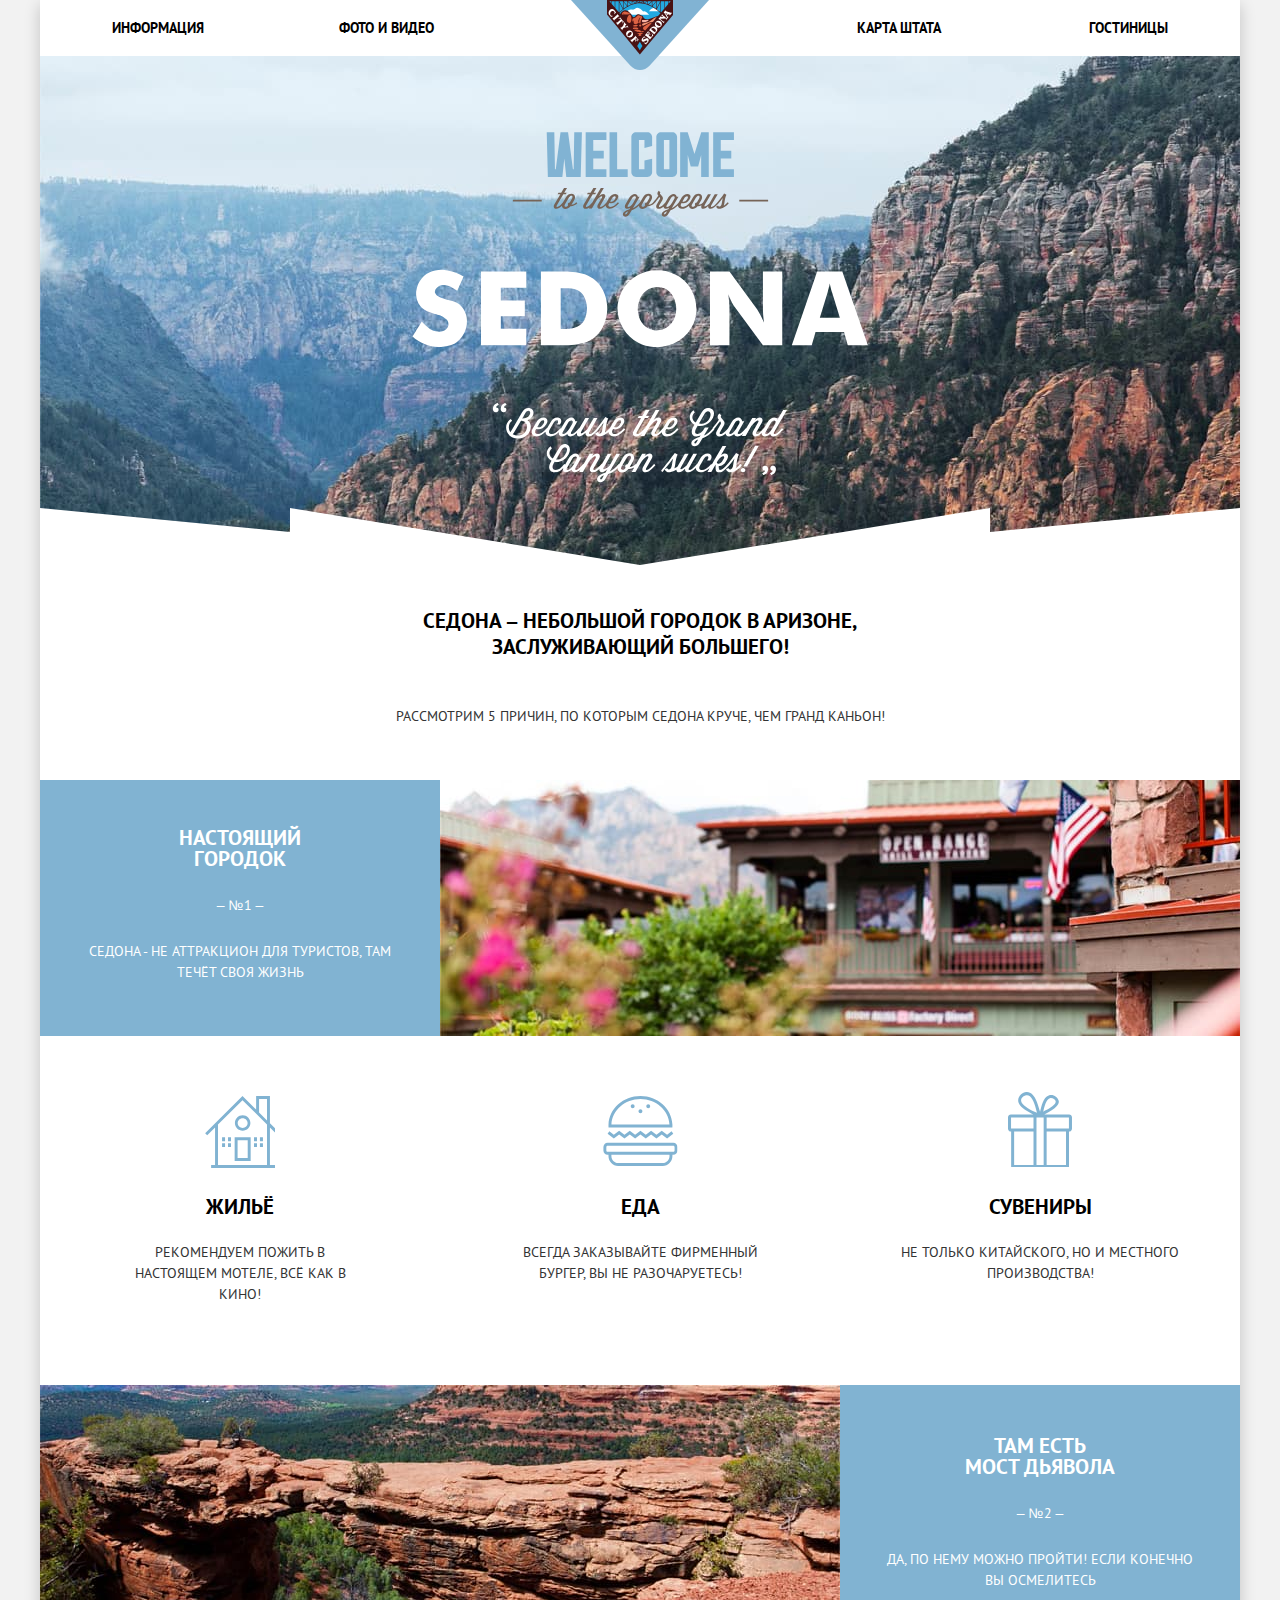
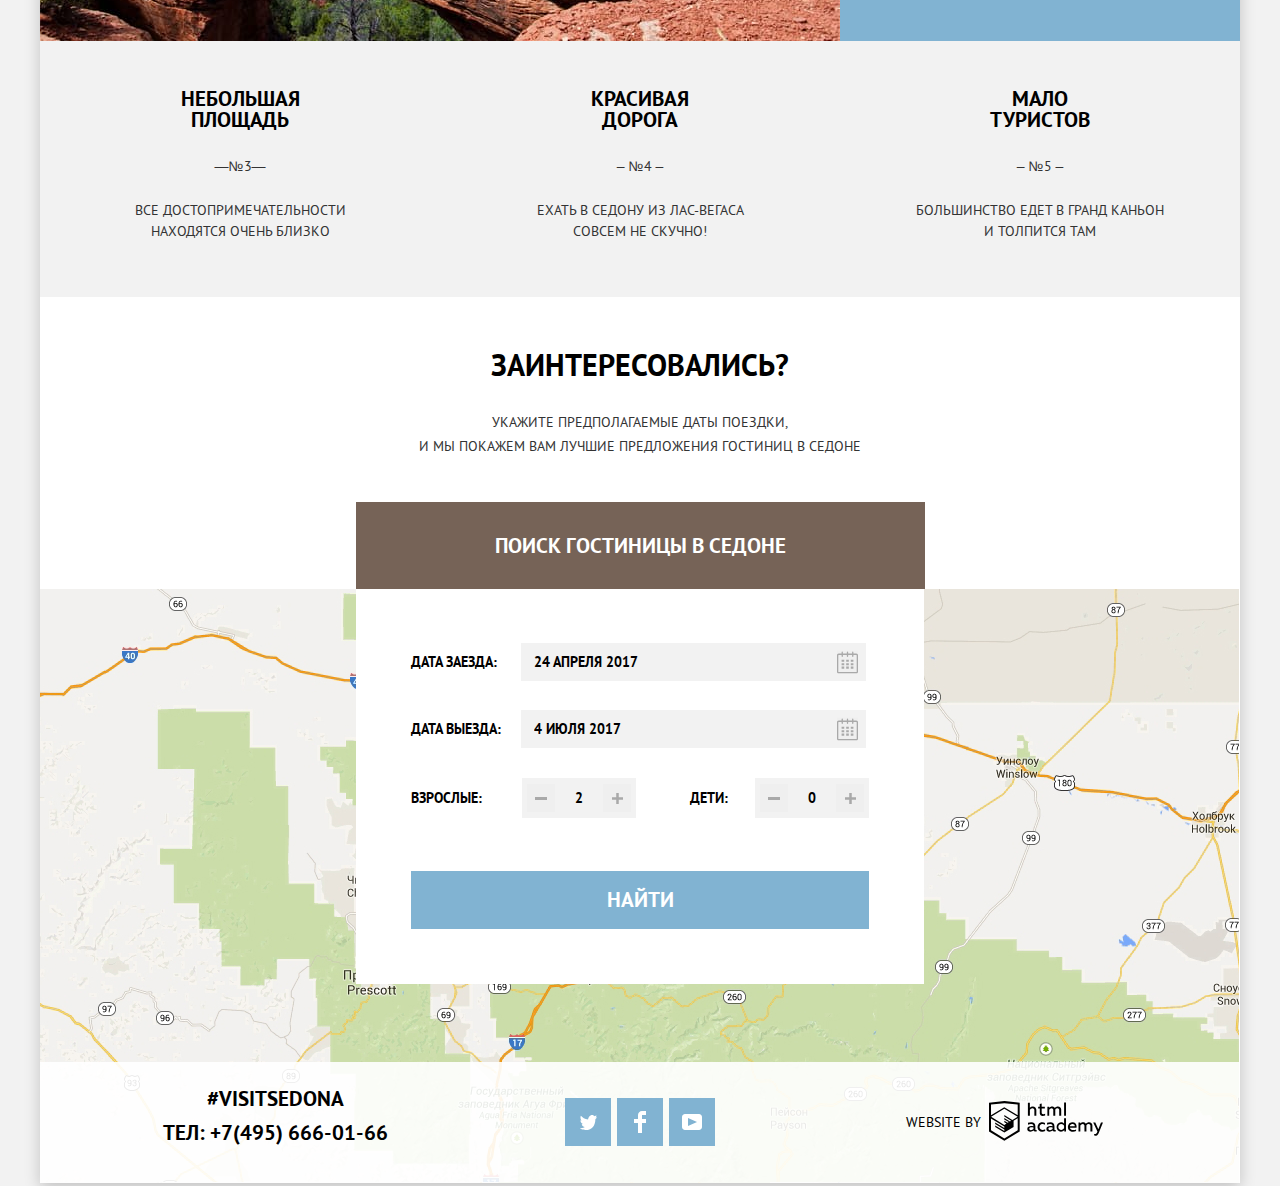
<file: index.html>
<!DOCTYPE html>
<html class="page" lang="ru">
  <head>
    <meta charset="utf-8" />
    <title>HTML Academy: Седона</title>
    <link rel="stylesheet" href="css/normalize-min.css" />
    <link rel="stylesheet" href="css/style-min.css" />
  </head>
  <body class="page-body">
    <div class="page-wrapper">
      <header class="main-header">
          <a class="header-logo">
            <img src="img/index-logo.svg" width="138" height="70" alt="Логотип City of Sedona"/>
          </a>
          <nav class="main-navigation">
            <ul class="site-navigation">
              <li class="item-navigation"><a href="#">Информация</a></li>
              <li class="item-navigation"><a href="#">Фото и видео</a></li>
              <li class="item-navigation"><a href="#">Карта штата</a></li>
              <li class="item-navigation"><a href="hotels.html">Гостиницы</a></li>
            </ul>
          </nav>
      </header>
      <main>
        <h1 class="visually-hidden">Welcome to Sedona</h1>
        <section class="main-picture">
          <h2 class="visually-hidden">Великолепная Седона</h2>
          <div class="main-pic-sedona">
            <img src="img/welcome.svg" width="457" height="351" alt="Приветственная надпись"/>
          </div>
        </section>
        <section class="features">
          <h2 class="visually-hidden">Преимущества</h2>
          <div class="features-title">
            <p>
              Седона &ndash; небольшой городок в Аризоне, заслуживающий
              большего!
            </p>
            <p class="features-desc">
              Рассмотрим 5 причин, по которым Седона круче, чем гранд каньон!
            </p>
          </div>
          <div class="features-points">
            <div class="features-box-cafe">
              <div class="features-city">
                <h3>Настоящий городок</h3>
                <span>&ndash; №1 &ndash; </span>
                <p>Седона - не аттракцион для туристов, там течёт своя жизнь</p>
              </div>
              <img class="city-pic" src="img/features-item-one.jpg" width="800" height="259" alt="Кафе в Седоне"/>
            </div>
            <ul class="features-list">
              <li class="feature-item item-before housing">
                <h3>Жильё</h3>
                <p class="text">
                  Рекомендуем пожить в настоящем мотеле, всё как в кино!
                </p>
              </li>
              <li class="feature-item item-before food">
                <h3>Еда</h3>
                <p class="text">
                  Всегда заказывайте фирменный бургер, вы не разочаруетесь!
                </p>
              </li>
              <li class="feature-item item-before souvenirs">
                <h3>Сувениры</h3>
                <p class="text">
                  Не только китайского, но и местного производства!
                </p>
              </li>
            </ul>
            <div class="features-box-bridge">
              <img class="city-pic" src="img/features-item-two.jpg" width="800" height="259" alt="Мост дьявола"/>
              <div class="features-city bridge">
                <h3>Там есть Мост дьявола</h3>
                <span>&ndash; №2 &ndash; </span>
                <p>Да, по нему можно пройти! Если конечно вы осмелитесь</p>
              </div>
            </div>
            <ul class="features-list features-list-desc">
              <li class="feature-item item-desc">
                <h3>Небольшая площадь</h3>
                <span class="text">—№3—</span>
                <p class="text">
                  Все достопримечательности находятся очень близко
                </p>
              </li>
              <li class="feature-item item-desc">
                <h3>Красивая дорога</h3>
                <span class="text">&ndash; №4 &ndash;</span>
                <p class="text">
                  Ехать в седону из лас-вегаса совсем не скучно!
                </p>
              </li>
              <li class="feature-item item-desc">
                <h3>Мало туристов</h3>
                <span class="text">&ndash; №5 &ndash;</span>
                <p class="text">
                  Большинство едет в гранд каньон и толпится там
                </p>
              </li>
            </ul>
          </div>
        </section>
        <section class="search-hotel">
          <h2>Заинтересовались?</h2>
          <p>
            Укажите предполагаемые даты поездки, <br />
            и мы покажем вам лучшие предложения гостиниц в Cедоне
          </p>
          <button class="button button-search-sedona" type="button">Поиск гостиницы в Седоне</button>
          <section class="search-field active">
            <div class="search-field-wrapper">
              <h2 class="visually-hidden">Найти</h2>
              <form class="" action="https://echo.htmlacademy.ru" method="post">
                <div class="date">
                  <label for="arrival-on">Дата заезда:</label>
                  <div class="search-date search-date-on">
                    <input class="date-input" id="arrival-on" type="text" name="date-on" value="24 апреля 2017">
                    <button class="button-calendar" name="calendar" type="button" aria-label="calendar"></button>
                  </div>
                </div>
                <div class="date">
                  <label for="arrival-off">Дата выезда:</label>
                  <div class="search-date search-date-off">
                    <input class="date-input" id="arrival-off" type="text" name="date-off" value="4 июля 2017">
                    <button class="button-calendar" name="calendar" type="button" aria-label="calendar"></button>
                  </div>
                </div>
                <div class="number-of-persons ">
                <div class="number-of-persons-item">
                  <label for="amount-of-people">Взрослые:</label>
                  <div class="button-amount">
                    <button class="button-minus" name="minus" type="button" aria-label="minus"></button>
                    <button class="button-plus" name="plus" type="button" aria-label="plus"></button>
                    <input type="text" id="amount-of-people" name="amount-of-people" value="2">
                  </div>
                </div>
                <div class="number-of-persons-item">
                  <label for="amount-of-child">Дети:</label>
                  <div class="button-amount-of-child">
                    <button class="button-minus" name="minus" type="button" aria-label="minus"></button>
                    <button class="button-plus" name="plus" type="button" aria-label="plus"></button>
                    <input type="text" id="amount-of-child" name="amount-of-child" value="0">
                  </div>
                </div>
              </div>
              <button class="button button-search" type="submit">Найти</button>
              </form>
            </div>
          </section>
          <div class="map">
            <iframe src="https://www.google.com/maps/embed?pb=!1m18!1m12!1m3!1d838525.4195355885!2d-112.05769290015552!3d34.818772689130455!2m3!1f0!2f0!3f0!3m2!1i1024!2i768!4f13.1!3m3!1m2!1s0x872da132f942b00d%3A0x5548c523fa6c8efd!2z0KHQtdC00L7QvdCwLCDQkNGA0LjQt9C-0L3QsCA4NjMzNiwg0KHQqNCQ!5e0!3m2!1sru!2sru!4v1601997811802!5m2!1sru!2sru" width="1199" height="594" style="border: 0" allowfullscreen="" aria-hidden="false" tabindex="0" title="Седона, Аризона 86336, США"></iframe>
          </div>
        </section>
      </main>
      <footer class="page-footer main-footer">
        <div class="footer-contacts">
          <a href="#"> #visitSEDONA</a>
          <div class="phone">
            <p>ТЕЛ:&nbsp;</p>
            <a class="footer-phone" href="tel:+74956660166" aria-label="Телефон компании">+7(495) 666-01-66</a>
          </div>
        </div>
        <ul class="footer-social">
          <li>
            <a class="social-button" href="#">
              <span class="visually-hidden">Твиттер</span>
              <svg class="social-icon" width="17" height="17" viewBox="0 0 17 17" fill="none" xmlns="http://www.w3.org/2000/svg">
                <path d="M10.95 1.14409C12.635 0.648089 13.934 1.41409 14.527 2.32309C15.2 2.09209 15.858 1.84209 16.538 1.61509C16.5249 2.30145 16.2117 2.94761 15.681 3.38309C16.366 3.55309 16.985 2.89209 16.985 2.89209C16.816 3.89209 15.979 4.68009 15.422 4.91609C15.191 11.6661 12.247 16.1331 5.34498 15.9981H4.89898C4.48898 15.9981 0.734977 15.5381 0.000976562 14.1111C2.27198 14.3071 3.89398 13.6891 4.69398 12.9341C3.73398 12.6341 2.01498 12.4571 1.71498 9.98409C2.06398 10.0901 2.27898 10.2121 2.90498 10.1031C1.70498 9.24709 0.373977 8.53009 0.447977 6.33009C0.732977 6.65809 1.51498 6.86609 1.78798 6.80209C1.08498 6.56109 -0.182023 3.44209 0.893977 1.85009C2.71198 3.70409 4.62898 5.45609 8.04598 5.62309C8.25398 3.33009 9.18298 1.79309 10.95 1.14409Z" fill="white"/>
              </svg>
            </a>
          </li>
          <li>
            <a class="social-button" href="#">
              <span class="visually-hidden">Фейсбук</span>
              <svg class="social-icon" width="12" height="22" viewBox="0 0 12 22" fill="none" xmlns="http://www.w3.org/2000/svg">
                <path d="M12 4V0H8C5.79086 0 4 1.79086 4 4V8H0V12H4V22H8V12H12V8H8V4H12Z" fill="white"/>
              </svg>
            </a>
          </li>
          <li>
            <a class="social-button" href="#">
              <span class="visually-hidden">Ютуб</span>
              <svg class="social-icon" width="20" height="16" viewBox="0 0 20 16" fill="none" xmlns="http://www.w3.org/2000/svg">
                <path fill-rule="evenodd" clip-rule="evenodd" d="M3 0H17C18.65 0 20 1.35 20 3V13C20 14.65 18.65 16 17 16H3C1.35 16 0 14.65 0 13V3C0 1.35 1.35 0 3 0ZM6.027 4.002V11.998L15.014 8L6.027 4.002Z" fill="white"/>
              </svg>
            </a>
          </li>
        </ul>
        <div class="footer-copyright">
          <span class="copyright-text">Website by</span>
          <a class="footer-academy-link" href="https://htmlacademy.ru/intensive/htmlcss" aria-label="Ссылка на сайт Академии">
            <svg width="115" height="41" viewBox="0 0 115 41" fill="none" xmlns="http://www.w3.org/2000/svg">
              <path fill-rule="evenodd" clip-rule="evenodd" d="M15.5197 1.05737H15.3509L0 2.71895V31.4945L15.3509 40.8382L30.7018 31.4945V2.71895L15.5197 1.05737ZM77.0183 2.62185H75.0876V15.7311H77.0183V2.62185ZM40.8619 2.63264V7.76843C41.6131 6.9864 42.6386 6.5436 43.7105 6.53843C44.6823 6.47908 45.6329 6.84495 46.3253 7.54479C47.0177 8.24462 47.3866 9.21244 47.3399 10.2068V15.7634H45.367V10.4658C45.4231 9.94897 45.2754 9.43059 44.9566 9.02553C44.6377 8.62047 44.174 8.36218 43.6683 8.3079H43.3518C42.3456 8.36979 41.4321 8.9295 40.9041 9.80764V15.7634H38.8995V2.63264H40.8619ZM77.0183 31.4837H75.2775V30.0595C74.4828 31.1353 73.23 31.7538 71.9119 31.7211C69.4751 31.5528 67.5825 29.4822 67.5825 26.9845C67.5825 24.4867 69.4751 22.4162 71.9119 22.2479C73.1195 22.2052 74.2818 22.7203 75.0771 23.6505V18.3205H77.0183V31.4837ZM47.0656 30.0595C47.263 30.0515 47.4583 30.0152 47.6459 29.9516V31.3866C47.2482 31.5404 46.826 31.6172 46.4009 31.6132C45.6482 31.6769 44.9394 31.2429 44.639 30.5342C43.7036 31.31 42.5302 31.7227 41.3261 31.6995C39.733 31.6995 38.256 30.804 38.256 28.9482C38.256 26.65 40.3661 25.9379 42.1702 25.9379C42.9402 25.9505 43.707 26.0408 44.4596 26.2076V25.884C44.4596 24.805 43.6578 23.9742 42.1491 23.9742C41.0585 23.9764 39.9804 24.2116 38.9839 24.6647V22.8305C40.0678 22.451 41.204 22.2506 42.3495 22.2371C44.8394 22.2371 46.3693 23.4455 46.3693 26.1753V29.4121C46.3546 29.5668 46.401 29.721 46.4981 29.8406C46.5951 29.9601 46.7349 30.035 46.8862 30.0487H47.0656V30.0595ZM40.2711 28.8403C40.298 29.229 40.4761 29.5905 40.7655 29.844C41.055 30.0974 41.4317 30.2217 41.8115 30.189H41.9275C42.8819 30.1906 43.7973 29.8022 44.4702 29.11V27.5779C43.842 27.4414 43.2026 27.3655 42.5605 27.3513C41.5055 27.3513 40.2817 27.7074 40.2817 28.8403H40.2711ZM56.0229 22.9384C55.1962 22.4632 54.2596 22.2246 53.3115 22.2479H52.9422C51.7332 22.2873 50.5891 22.8166 49.7619 23.7192C48.9347 24.6218 48.4923 25.8236 48.5321 27.06V27.5024C48.6957 30.0004 50.805 31.8921 53.2482 31.7318C54.2519 31.7555 55.2477 31.5452 56.1601 31.1168V29.2718C55.3769 29.7215 54.4945 29.9591 53.5963 29.9624C52.5199 30.0288 51.4963 29.4793 50.9385 28.5356C50.3806 27.5918 50.3806 26.4095 50.9385 25.4658C51.4963 24.522 52.5199 23.9725 53.5963 24.039C54.461 24.0357 55.3066 24.2989 56.0229 24.7942V22.9384ZM66.1514 30.0595C66.3488 30.0515 66.5441 30.0152 66.7317 29.9516V31.3866C66.334 31.5404 65.9118 31.6172 65.4867 31.6132C64.734 31.6769 64.0252 31.2429 63.7248 30.5342C62.7894 31.31 61.616 31.7227 60.4119 31.6995C58.8188 31.6995 57.3417 30.804 57.3417 28.9482C57.3417 26.65 59.4518 25.9379 61.256 25.9379C62.0259 25.9505 62.7928 26.0408 63.5454 26.2076V25.884C63.5454 24.805 62.7436 23.9742 61.2349 23.9742C60.1443 23.9764 59.0662 24.2116 58.0697 24.6647V22.8305C59.1536 22.451 60.2897 22.2506 61.4353 22.2371C63.9252 22.2371 65.455 23.4455 65.455 26.1753V29.4121C65.4404 29.5668 65.4868 29.721 65.5838 29.8406C65.6809 29.9601 65.8207 30.035 65.972 30.0487H66.1514V30.0595ZM59.855 29.8481C59.5632 29.5943 59.3837 29.2311 59.3569 28.8403H59.378C59.378 27.7074 60.5385 27.3513 61.6569 27.3513C62.299 27.3655 62.9383 27.4414 63.5665 27.5779V29.11C62.8937 29.8022 61.9782 30.1906 61.0239 30.189H60.9078C60.5263 30.2247 60.1469 30.1019 59.855 29.8481ZM69.3271 26.9305C69.3271 25.2859 70.6308 23.9526 72.239 23.9526L72.2601 24.0066C73.4742 24.0066 74.5742 24.7382 75.0665 25.8732V28.0311C74.5856 29.1871 73.4673 29.9296 72.239 29.9084C70.6308 29.9084 69.3271 28.5752 69.3271 26.9305ZM83.3486 22.2479C86.8408 22.2479 88.0541 25.1395 87.4844 27.7397H80.922C81.1436 29.3582 82.6839 30.0163 84.2876 30.0163C85.2509 30.0196 86.2027 29.8021 87.0729 29.3797V31.1061C86.0736 31.5421 84.9939 31.7519 83.9078 31.7211C81.2385 31.7211 78.8963 30.189 78.8963 26.9521C78.8362 25.7502 79.2482 24.5736 80.0408 23.6841C80.8334 22.7945 81.9408 22.2658 83.1165 22.2155H83.3486V22.2479ZM80.8693 26.1753C80.9704 24.8237 82.1216 23.8104 83.4436 23.9095H83.4858C84.1064 23.8531 84.7196 24.08 85.1612 24.5295C85.6028 24.979 85.8275 25.6051 85.7752 26.24H80.8693V26.1753ZM89.489 31.4621V22.4961H91.2298V23.575C91.9777 22.7197 93.041 22.2229 94.1628 22.2047C95.2951 22.1328 96.3712 22.7163 96.9482 23.7153C97.7407 22.8335 98.8477 22.3161 100.018 22.2803C100.952 22.2327 101.859 22.6011 102.507 23.2901C103.154 23.9792 103.478 24.9213 103.394 25.8732V31.4837H101.39V25.9271C101.437 25.4734 101.306 25.0191 101.024 24.6647C100.743 24.3104 100.336 24.0852 99.8917 24.039H99.6174C98.7512 24.0941 97.9525 24.536 97.4335 25.2474V31.4837H95.4289V25.9271C95.4728 25.47 95.3357 25.0139 95.0481 24.6611C94.7606 24.3082 94.3467 24.088 93.8991 24.0497H93.6881C92.7466 24.1344 91.8915 24.6449 91.3564 25.4416V31.5161H89.5312L89.489 31.4621ZM113.977 22.4745H111.972L109.324 29.2718L106.306 22.4853H104.196L108.417 31.5484L108.237 32.0016C107.72 33.3611 107.003 34.0516 106.053 34.0516C105.75 34.0548 105.447 34.0112 105.156 33.9221V35.6161C105.536 35.7125 105.926 35.7632 106.317 35.7671C107.646 35.7671 108.902 35.0226 109.851 32.6813L113.977 22.4745ZM52.689 6.78658V3.54974L50.7266 4.01369V6.73264H49.144V8.49132H50.7899V12.9905C50.7231 13.817 51.0244 14.6301 51.61 15.2038C52.1955 15.7775 53.0028 16.0505 53.8073 15.9468C54.5996 15.9535 55.3875 15.8259 56.139 15.5692V13.8429C55.5727 14.0781 54.9672 14.199 54.356 14.199C53.2165 14.199 52.689 13.8105 52.689 12.6237V8.5129H55.8541V6.78658H52.689ZM58.3862 15.7526V6.75421H60.1376V7.83316C60.8811 6.97655 61.9403 6.476 63.0601 6.45211C64.1624 6.38099 65.2146 6.93142 65.8032 7.88711C66.5958 7.00534 67.7028 6.48794 68.8734 6.45211C69.8138 6.41462 70.7233 6.79859 71.364 7.50353C72.0046 8.20846 72.3126 9.16418 72.2073 10.1205V15.7418H70.2028V10.1853C70.2499 9.73151 70.1184 9.27721 69.8373 8.92287C69.5561 8.56853 69.1485 8.34334 68.7046 8.29711H68.4619C67.5957 8.35228 66.797 8.7942 66.278 9.50553V15.7418H64.2734V10.1853C64.3206 9.73151 64.1891 9.27721 63.9079 8.92287C63.6268 8.56853 63.2191 8.34334 62.7752 8.29711H62.5326C61.5911 8.38181 60.736 8.89229 60.2009 9.68895V15.7634H58.3862V15.7526ZM28.6972 30.3033L28.7078 30.2968L28.6972 30.3184V30.3033ZM28.6972 18.3205V30.3033L15.3509 38.4321L2.00459 30.3184V18.5147L15.2876 26.6068V28.0311L6.18257 22.5284V23.9418L15.3404 29.5632V31.0629L6.19312 25.4955V26.9521L15.3509 32.5734L24.5826 26.9197V20.8129L28.6972 18.3205ZM28.7078 16.7776L25.0362 18.9355L23.3482 20.0145L15.3087 15.0837V16.4971L22.156 20.7266L22.0083 20.8237L20.9532 21.4063L15.2876 17.9537V19.3995L19.761 22.1184L18.706 22.8413L15.3298 20.7913V22.2047L17.5454 23.5426L15.2982 24.9021L2.11009 16.864L15.3087 8.72869L28.7078 16.7776ZM15.2876 7.27211L28.7078 15.3534V4.56395L15.3615 3.12895L2.01514 4.56395V15.3534L15.2876 7.27211Z"/>
            </svg>
          </a>
        </div>
      </footer>
    </div>
    <script src="js/search-min.js"></script>
  </body>
</html>
</file>
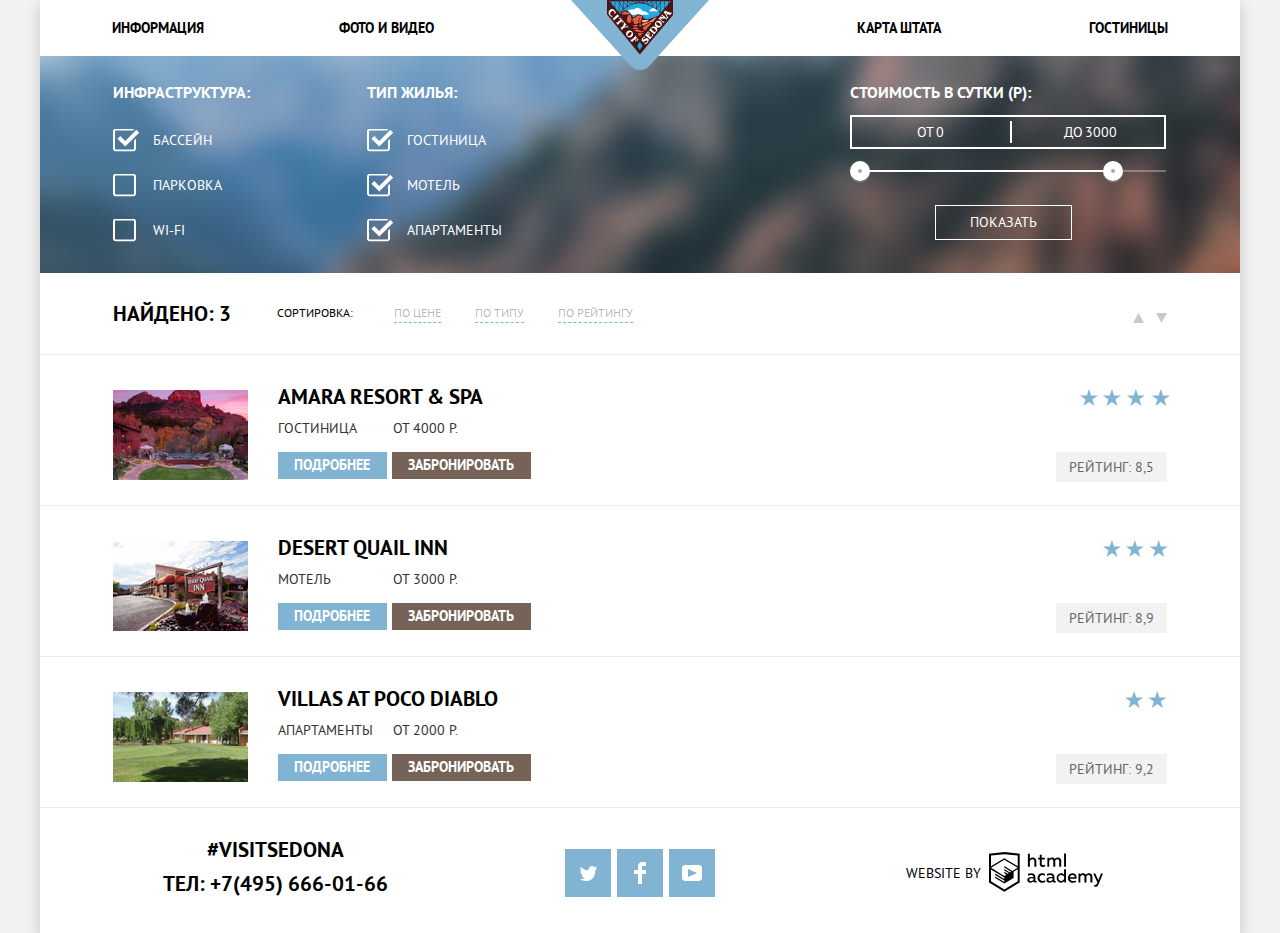
<file: hotels.html>
<!DOCTYPE html>
<html class="page" lang="ru">
  <head>
    <meta charset="utf-8" />
    <title>HTML Academy: Седона</title>
    <link rel="stylesheet" href="css/normalize-min.css" />
    <link rel="stylesheet" href="css/style-min.css" />
  </head>
  <body class="page-body">
    <div class="page-wrapper">
      <header class="main-header">
          <a class="header-logo" href="index.html">
            <img src="img/index-logo.svg" width="138" height="70" alt="Логотип City of Sedona"/>
          </a>
          <nav class="main-navigation">
            <ul class="site-navigation">
              <li class="item-navigation"><a href="#">Информация</a></li>
              <li class="item-navigation"><a href="#">Фото и видео</a></li>
              <li class="item-navigation"><a href="#">Карта штата</a></li>
              <li class="item-navigation item-navigation-current"><a>Гостиницы</a></li>
            </ul>
          </nav>
      </header>
      <main class="hotels">
        <h1 class="visually-hidden">Поиск жилья</h1>
        <section class="filter-housing">
          <h2 class="visually-hidden">Фильтр жилья</h2>
          <form class="filter" method="get" action="https://echo.htmlacademy.ru">
            <div class="filter-by-type">
              <fieldset class="filter-item">
                <legend>Инфраструктура:</legend>
                <ul>
                  <li class="filter-option filter-checkbox">
                    <input class="visually-hidden filter-input-checkbox filter-input" type="checkbox" name="pool" id="filter-pool" checked/>
                    <label for="filter-pool">Бассейн</label>
                  </li>
                  <li class="filter-option filter-checkbox">
                    <input class="visually-hidden filter-input-checkbox filter-input" type="checkbox" name="parking" id="filter-parking"/>
                    <label for="filter-parking">Парковка</label>
                  </li>
                  <li class="filter-option filter-checkbox">
                    <input class="visually-hidden filter-input-checkbox filter-input" type="checkbox" name="wi-fi" id="filter-wi-fi"/>
                    <label for="filter-wi-fi">Wi-Fi</label>
                  </li>
                </ul>
              </fieldset>
              <fieldset class="filter-item">
                <legend>Тип жилья:</legend>
                <ul>
                  <li class="filter-option filter-checkbox">
                    <input class="visually-hidden filter-input-checkbox filter-input" type="checkbox" name="hotel" id="filter-hotel" checked/>
                    <label for="filter-hotel">Гостиница</label>
                  </li>
                  <li class="filter-option filter-checkbox">
                    <input class="visually-hidden filter-input-checkbox filter-input" type="checkbox" name="motel" id="filter-motel" checked/>
                    <label for="filter-motel">Мотель</label>
                  </li>
                  <li class="filter-option filter-checkbox">
                    <input class="visually-hidden filter-input-checkbox filter-input" type="checkbox" name="apartments" id="filter-apartments" checked/>
                    <label for="filter-apartments">Апартаменты</label>
                  </li>
                </ul>
              </fieldset>
            </div>
            <div class="filter-by-price">
              <fieldset class="filter-item-price">
                <legend>Стоимость в сутки (Р):</legend>
                <div class="range-filter">
                  <div class="price-controls">
                    <label class="min-price">От
                      <input type="text" name="min-price" value="0" />
                    </label>
                    <label class="max-price">До
                      <input type="text" name="max-price" value="3000" />
                    </label>
                  </div>
                  <div class="range-controls">
                    <div class="scale">
                      <div class="bar"></div>
                    </div>
                    <div class="toggle toggle-min" tabindex="0"></div>
                    <div class="toggle toggle-max" tabindex="0"></div>
                  </div>
                  <button type="submit" class="filter-button button">
                    Показать
                  </button>
                </div>
              </fieldset>
            </div>
          </form>
        </section>
        <section class="result">
          <h3 class="visually-hidden">Результаты поиска</h3>
          <div class="result-sort">
            <span class="caption">Найдено:&nbsp;3</span>
            <h3 class="sort">Сортировка:</h3>
            <ul class="sort-list">
              <li class="sort-item">
                <a href="#">По цене</a>
              </li>
              <li class="sort-item">
                <a href="#">По типу</a>
              </li>
              <li class="sort-item">
                <a href="#">По рейтингу</a>
              </li>
            </ul>
            <ul class="result-list">
              <li class="result-item">
                <a class="result-icon result-up" href="#">
                  <span class="visually-hidden">По возрастанию</span>
                  <svg width="11" height="10" viewBox="0 0 11 10" fill="none" xmlns="http://www.w3.org/2000/svg">
                    <path d="M5.5 0L0 10H11L5.5 0Z"/>
                  </svg>
                </a>
              </li>
              <li class="result-item">
                <a class="result-icon result-down" href="#">
                  <span class="visually-hidden">По убыванию</span>
                  <svg width="11" height="10" viewBox="0 0 11 10" fill="none" xmlns="http://www.w3.org/2000/svg">
                    <path d="M5.5 0L0 10H11L5.5 0Z"/>
                  </svg>
                </a>
              </li>
            </ul>
          </div>
          <div class="hotels-result">
            <ul class="hotel-list">
              <li class="hotel-item">
                <div class="hotel-item-image">
                  <img src="img/amara-resort-spa.jpg" width="135" height="90" alt="Amara Resort & Spa"/>
                </div>
                <div class="hotel-item-info">
                  <a href="#">
                    <h3 class="caption caption-hotel">Amara Resort & Spa</h3>
                  </a>
                  <div class="hotel-info">
                    <span class="about-hotel">Гостиница </span>
                    <span class="about-hotel"> От 4000 р.</span>
                  </div>
                  <div class="button-hotel">
                    <a class="button search-button" href="#">Подробнее</a>
                    <a class="button" href="#">Забронировать</a>
                  </div>
                </div>
                <div class="star">
                  <div class="star-block star-block--for-star"></div>
                  <span class="about-hotel rating">Рейтинг: 8,5</span>
                </div>
              </li>
              <li class="hotel-item">
                <div class="hotel-item-image">
                  <img src="img/desert-quail-inn.jpg" width="135" height="90" alt="Desert Quail Inn"/>
                </div>
                <div class="hotel-item-info">
                  <a href="#">
                    <h3 class="caption caption-hotel">Desert Quail Inn</h3>
                  </a>
                  <div class="hotel-info">
                    <span class="about-hotel">Мотель</span>
                    <span class="about-hotel"> От 3000 р.</span>
                  </div>
                  <div class="button-hotel">
                    <a class="button search-button" href="#">Подробнее</a>
                    <a class="button" href="#">Забронировать</a>
                  </div>
                </div>
                <div class="star">
                  <div class="star-block star-block--three-star"></div>
                  <span class="about-hotel rating">Рейтинг: 8,9</span>
                </div>
              </li>
              <li class="hotel-item">
                <div class="hotel-item-image">
                  <img src="img/villas-at-poco-diablo.jpg" width="135" height="90" alt="Villas at Poco Diablo"/>
                </div>
                <div class="hotel-item-info">
                  <a href="#">
                    <h3 class="caption caption-hotel">Villas at Poco Diablo</h3>
                  </a>
                  <div class="hotel-info">
                    <span class="about-hotel">Апартаменты </span>
                    <span class="about-hotel"> От 2000 р.</span>
                  </div>
                  <div class="button-hotel">
                    <a class="button search-button" href="#">Подробнее</a>
                    <a class="button" href="#">Забронировать</a>
                  </div>
                </div>
                <div class="star">
                  <div class="star-block star-block--two-star"></div>
                  <span class="about-hotel rating">Рейтинг: 9,2</span>
                </div>
              </li>
            </ul>
          </div>
        </section>
      </main>
      <footer class="page-footer">
        <div class="footer-contacts">
          <a href="#"> #visitSEDONA</a>
          <div class="phone">
            <p>ТЕЛ:&nbsp;</p>
            <a class="footer-phone" href="tel:+74956660166" aria-label="Телефон компании">+7(495) 666-01-66</a>
          </div>
        </div>
        <ul class="footer-social">
          <li>
            <a class="social-button" href="#">
              <span class="visually-hidden">Твиттер</span>
              <svg class="social-icon" width="17" height="17" viewBox="0 0 17 17" fill="none" xmlns="http://www.w3.org/2000/svg">
                <path d="M10.95 1.14409C12.635 0.648089 13.934 1.41409 14.527 2.32309C15.2 2.09209 15.858 1.84209 16.538 1.61509C16.5249 2.30145 16.2117 2.94761 15.681 3.38309C16.366 3.55309 16.985 2.89209 16.985 2.89209C16.816 3.89209 15.979 4.68009 15.422 4.91609C15.191 11.6661 12.247 16.1331 5.34498 15.9981H4.89898C4.48898 15.9981 0.734977 15.5381 0.000976562 14.1111C2.27198 14.3071 3.89398 13.6891 4.69398 12.9341C3.73398 12.6341 2.01498 12.4571 1.71498 9.98409C2.06398 10.0901 2.27898 10.2121 2.90498 10.1031C1.70498 9.24709 0.373977 8.53009 0.447977 6.33009C0.732977 6.65809 1.51498 6.86609 1.78798 6.80209C1.08498 6.56109 -0.182023 3.44209 0.893977 1.85009C2.71198 3.70409 4.62898 5.45609 8.04598 5.62309C8.25398 3.33009 9.18298 1.79309 10.95 1.14409Z" fill="white"/>
              </svg>
            </a>
          </li>
          <li>
            <a class="social-button" href="#">
              <span class="visually-hidden">Фейсбук</span>
              <svg class="social-icon" width="12" height="22" viewBox="0 0 12 22" fill="none" xmlns="http://www.w3.org/2000/svg">
                <path d="M12 4V0H8C5.79086 0 4 1.79086 4 4V8H0V12H4V22H8V12H12V8H8V4H12Z" fill="white"/>
              </svg>
            </a>
          </li>
          <li>
            <a class="social-button" href="#">
              <span class="visually-hidden">Ютуб</span>
              <svg class="social-icon" width="20" height="16" viewBox="0 0 20 16" fill="none" xmlns="http://www.w3.org/2000/svg">
                <path fill-rule="evenodd" clip-rule="evenodd" d="M3 0H17C18.65 0 20 1.35 20 3V13C20 14.65 18.65 16 17 16H3C1.35 16 0 14.65 0 13V3C0 1.35 1.35 0 3 0ZM6.027 4.002V11.998L15.014 8L6.027 4.002Z" fill="white"/>
              </svg>
            </a>
          </li>
        </ul>
        <div class="footer-copyright">
          <span class="copyright-text">Website by</span>
          <a class="footer-academy-link" href="https://htmlacademy.ru/intensive/htmlcss" aria-label="Сыллка на сайт Академии">
            <svg width="115" height="41" viewBox="0 0 115 41" fill="none" xmlns="http://www.w3.org/2000/svg">
              <path fill-rule="evenodd" clip-rule="evenodd" d="M15.5197 1.05737H15.3509L0 2.71895V31.4945L15.3509 40.8382L30.7018 31.4945V2.71895L15.5197 1.05737ZM77.0183 2.62185H75.0876V15.7311H77.0183V2.62185ZM40.8619 2.63264V7.76843C41.6131 6.9864 42.6386 6.5436 43.7105 6.53843C44.6823 6.47908 45.6329 6.84495 46.3253 7.54479C47.0177 8.24462 47.3866 9.21244 47.3399 10.2068V15.7634H45.367V10.4658C45.4231 9.94897 45.2754 9.43059 44.9566 9.02553C44.6377 8.62047 44.174 8.36218 43.6683 8.3079H43.3518C42.3456 8.36979 41.4321 8.9295 40.9041 9.80764V15.7634H38.8995V2.63264H40.8619ZM77.0183 31.4837H75.2775V30.0595C74.4828 31.1353 73.23 31.7538 71.9119 31.7211C69.4751 31.5528 67.5825 29.4822 67.5825 26.9845C67.5825 24.4867 69.4751 22.4162 71.9119 22.2479C73.1195 22.2052 74.2818 22.7203 75.0771 23.6505V18.3205H77.0183V31.4837ZM47.0656 30.0595C47.263 30.0515 47.4583 30.0152 47.6459 29.9516V31.3866C47.2482 31.5404 46.826 31.6172 46.4009 31.6132C45.6482 31.6769 44.9394 31.2429 44.639 30.5342C43.7036 31.31 42.5302 31.7227 41.3261 31.6995C39.733 31.6995 38.256 30.804 38.256 28.9482C38.256 26.65 40.3661 25.9379 42.1702 25.9379C42.9402 25.9505 43.707 26.0408 44.4596 26.2076V25.884C44.4596 24.805 43.6578 23.9742 42.1491 23.9742C41.0585 23.9764 39.9804 24.2116 38.9839 24.6647V22.8305C40.0678 22.451 41.204 22.2506 42.3495 22.2371C44.8394 22.2371 46.3693 23.4455 46.3693 26.1753V29.4121C46.3546 29.5668 46.401 29.721 46.4981 29.8406C46.5951 29.9601 46.7349 30.035 46.8862 30.0487H47.0656V30.0595ZM40.2711 28.8403C40.298 29.229 40.4761 29.5905 40.7655 29.844C41.055 30.0974 41.4317 30.2217 41.8115 30.189H41.9275C42.8819 30.1906 43.7973 29.8022 44.4702 29.11V27.5779C43.842 27.4414 43.2026 27.3655 42.5605 27.3513C41.5055 27.3513 40.2817 27.7074 40.2817 28.8403H40.2711ZM56.0229 22.9384C55.1962 22.4632 54.2596 22.2246 53.3115 22.2479H52.9422C51.7332 22.2873 50.5891 22.8166 49.7619 23.7192C48.9347 24.6218 48.4923 25.8236 48.5321 27.06V27.5024C48.6957 30.0004 50.805 31.8921 53.2482 31.7318C54.2519 31.7555 55.2477 31.5452 56.1601 31.1168V29.2718C55.3769 29.7215 54.4945 29.9591 53.5963 29.9624C52.5199 30.0288 51.4963 29.4793 50.9385 28.5356C50.3806 27.5918 50.3806 26.4095 50.9385 25.4658C51.4963 24.522 52.5199 23.9725 53.5963 24.039C54.461 24.0357 55.3066 24.2989 56.0229 24.7942V22.9384ZM66.1514 30.0595C66.3488 30.0515 66.5441 30.0152 66.7317 29.9516V31.3866C66.334 31.5404 65.9118 31.6172 65.4867 31.6132C64.734 31.6769 64.0252 31.2429 63.7248 30.5342C62.7894 31.31 61.616 31.7227 60.4119 31.6995C58.8188 31.6995 57.3417 30.804 57.3417 28.9482C57.3417 26.65 59.4518 25.9379 61.256 25.9379C62.0259 25.9505 62.7928 26.0408 63.5454 26.2076V25.884C63.5454 24.805 62.7436 23.9742 61.2349 23.9742C60.1443 23.9764 59.0662 24.2116 58.0697 24.6647V22.8305C59.1536 22.451 60.2897 22.2506 61.4353 22.2371C63.9252 22.2371 65.455 23.4455 65.455 26.1753V29.4121C65.4404 29.5668 65.4868 29.721 65.5838 29.8406C65.6809 29.9601 65.8207 30.035 65.972 30.0487H66.1514V30.0595ZM59.855 29.8481C59.5632 29.5943 59.3837 29.2311 59.3569 28.8403H59.378C59.378 27.7074 60.5385 27.3513 61.6569 27.3513C62.299 27.3655 62.9383 27.4414 63.5665 27.5779V29.11C62.8937 29.8022 61.9782 30.1906 61.0239 30.189H60.9078C60.5263 30.2247 60.1469 30.1019 59.855 29.8481ZM69.3271 26.9305C69.3271 25.2859 70.6308 23.9526 72.239 23.9526L72.2601 24.0066C73.4742 24.0066 74.5742 24.7382 75.0665 25.8732V28.0311C74.5856 29.1871 73.4673 29.9296 72.239 29.9084C70.6308 29.9084 69.3271 28.5752 69.3271 26.9305ZM83.3486 22.2479C86.8408 22.2479 88.0541 25.1395 87.4844 27.7397H80.922C81.1436 29.3582 82.6839 30.0163 84.2876 30.0163C85.2509 30.0196 86.2027 29.8021 87.0729 29.3797V31.1061C86.0736 31.5421 84.9939 31.7519 83.9078 31.7211C81.2385 31.7211 78.8963 30.189 78.8963 26.9521C78.8362 25.7502 79.2482 24.5736 80.0408 23.6841C80.8334 22.7945 81.9408 22.2658 83.1165 22.2155H83.3486V22.2479ZM80.8693 26.1753C80.9704 24.8237 82.1216 23.8104 83.4436 23.9095H83.4858C84.1064 23.8531 84.7196 24.08 85.1612 24.5295C85.6028 24.979 85.8275 25.6051 85.7752 26.24H80.8693V26.1753ZM89.489 31.4621V22.4961H91.2298V23.575C91.9777 22.7197 93.041 22.2229 94.1628 22.2047C95.2951 22.1328 96.3712 22.7163 96.9482 23.7153C97.7407 22.8335 98.8477 22.3161 100.018 22.2803C100.952 22.2327 101.859 22.6011 102.507 23.2901C103.154 23.9792 103.478 24.9213 103.394 25.8732V31.4837H101.39V25.9271C101.437 25.4734 101.306 25.0191 101.024 24.6647C100.743 24.3104 100.336 24.0852 99.8917 24.039H99.6174C98.7512 24.0941 97.9525 24.536 97.4335 25.2474V31.4837H95.4289V25.9271C95.4728 25.47 95.3357 25.0139 95.0481 24.6611C94.7606 24.3082 94.3467 24.088 93.8991 24.0497H93.6881C92.7466 24.1344 91.8915 24.6449 91.3564 25.4416V31.5161H89.5312L89.489 31.4621ZM113.977 22.4745H111.972L109.324 29.2718L106.306 22.4853H104.196L108.417 31.5484L108.237 32.0016C107.72 33.3611 107.003 34.0516 106.053 34.0516C105.75 34.0548 105.447 34.0112 105.156 33.9221V35.6161C105.536 35.7125 105.926 35.7632 106.317 35.7671C107.646 35.7671 108.902 35.0226 109.851 32.6813L113.977 22.4745ZM52.689 6.78658V3.54974L50.7266 4.01369V6.73264H49.144V8.49132H50.7899V12.9905C50.7231 13.817 51.0244 14.6301 51.61 15.2038C52.1955 15.7775 53.0028 16.0505 53.8073 15.9468C54.5996 15.9535 55.3875 15.8259 56.139 15.5692V13.8429C55.5727 14.0781 54.9672 14.199 54.356 14.199C53.2165 14.199 52.689 13.8105 52.689 12.6237V8.5129H55.8541V6.78658H52.689ZM58.3862 15.7526V6.75421H60.1376V7.83316C60.8811 6.97655 61.9403 6.476 63.0601 6.45211C64.1624 6.38099 65.2146 6.93142 65.8032 7.88711C66.5958 7.00534 67.7028 6.48794 68.8734 6.45211C69.8138 6.41462 70.7233 6.79859 71.364 7.50353C72.0046 8.20846 72.3126 9.16418 72.2073 10.1205V15.7418H70.2028V10.1853C70.2499 9.73151 70.1184 9.27721 69.8373 8.92287C69.5561 8.56853 69.1485 8.34334 68.7046 8.29711H68.4619C67.5957 8.35228 66.797 8.7942 66.278 9.50553V15.7418H64.2734V10.1853C64.3206 9.73151 64.1891 9.27721 63.9079 8.92287C63.6268 8.56853 63.2191 8.34334 62.7752 8.29711H62.5326C61.5911 8.38181 60.736 8.89229 60.2009 9.68895V15.7634H58.3862V15.7526ZM28.6972 30.3033L28.7078 30.2968L28.6972 30.3184V30.3033ZM28.6972 18.3205V30.3033L15.3509 38.4321L2.00459 30.3184V18.5147L15.2876 26.6068V28.0311L6.18257 22.5284V23.9418L15.3404 29.5632V31.0629L6.19312 25.4955V26.9521L15.3509 32.5734L24.5826 26.9197V20.8129L28.6972 18.3205ZM28.7078 16.7776L25.0362 18.9355L23.3482 20.0145L15.3087 15.0837V16.4971L22.156 20.7266L22.0083 20.8237L20.9532 21.4063L15.2876 17.9537V19.3995L19.761 22.1184L18.706 22.8413L15.3298 20.7913V22.2047L17.5454 23.5426L15.2982 24.9021L2.11009 16.864L15.3087 8.72869L28.7078 16.7776ZM15.2876 7.27211L28.7078 15.3534V4.56395L15.3615 3.12895L2.01514 4.56395V15.3534L15.2876 7.27211Z"/>
            </svg>
          </a>
        </div>
      </footer>
    </div>
    <script src="js/search-min.js"></script>
  </body>
</html>
</file>
<file: css/style-min.css>
@keyframes shake{0%,to{transform:translateX(0)}10%,30%,50%,70%,90%{transform:translateX(-10px)}20%,40%,60%,80%{transform:translateX(10px)}}@font-face{font-family:"PT Sans";font-style:normal;font-weight:400;src:local("PT Sans"),local("PTSans-Regular"),url(../fonts/ptsans.woff2) format("woff2"),url(../fonts/ptsans.woff) format("woff")}@font-face{font-family:"PT Sans";font-style:normal;font-weight:700;src:local("PT Sans Bold"),local("PTSans-Bold"),url(../fonts/ptsansbold.woff2) format("woff2"),url(../fonts/ptsansbold.woff) format("woff")}:root{--basic-black: #000000;--basic-light-black: rgba(0, 0, 0, 0.3);--basic-dim-gray-light: #6a6a6a;--basic-dim-gray: #666666;--basic-night-rider: #333333;--basic-seagull: #81b3d2;--basic-light-shakespeare: #669ec0;--basic-shakespeare: #5496bd;--basic-white: #ffffff;--basic-extra-white: rgba(255, 255, 255, 0.9);--basic-light-white: rgba(255, 255, 255, 0.3);--basic-grey: #888888;--special-dark-gray: #ababab;--special-dark-gray-shadow: rgba(171, 171, 171, 0.3);--special-very-light-grey: #cacaca;--special-whisper: #e5e5e5;--special-roman-coffee: #766357;--special-saddle: #604e43;--special-paco: #503e33;--special-white-smoke: #f2f2f2;--special-whisper: #ebebeb;--special-maverick: #bdbbbc;--special-black-russian-shadow: rgba(0, 1, 1, 0.2);--special-coffee: rgba(118, 99, 87, 0.7);--font-main: "PT Sans", Arial, sans-serif}.visually-hidden{position:absolute;width:1px;height:1px;margin:-1px;clip:rect(0 0 0 0)}body{min-width:100%;margin:0;padding:0;font-family:var(--font-main);font-size:21px;line-height:21px;font-weight:700;color:var(--basic-black);background-color:var(--special-white-smoke)}a{text-decoration:none;display:block}img{max-width:100%;height:auto}.page,body{height:100%}.page-wrapper{width:1200px;margin:0 auto;background-color:var(--basic-white);box-shadow:0 5px 15px var(--special-black-russian-shadow);min-height:100%;display:grid;grid-template-rows:min-content 1fr min-content;align-content:start;position:relative}.main-header{position:relative;display:flex;flex-direction:column;align-items:center;padding:15px 72px;z-index:1}.header-logo{position:absolute;left:50%;top:0;transform:translateX(-50%);width:138px;height:70px;margin:auto}.main-navigation{font-size:14px;line-height:26px;color:var(--basic-black);text-transform:uppercase;width:100%}.site-navigation{display:grid;grid-template-columns:190px 1fr 1fr 190px;grid-gap:20px 37px;list-style:none;flex-wrap:wrap;width:100%;margin:0;padding:0;word-wrap:normal}.site-navigation,.site-navigation a{color:var(--basic-black)}.item-navigation:nth-child(4n+2){padding-right:50px}.item-navigation:nth-child(4n+3){padding-left:50px}.item-navigation:nth-child(4n+1),.item-navigation:nth-child(4n+2){justify-self:start}.item-navigation:nth-child(4n+3),.item-navigation:nth-child(4n+4){justify-self:end}.item-navigation-current{color:var(--special-roman-coffee);pointer-events:none}.site-navigation a:hover{color:var(--basic-seagull)}.site-navigation a:focus{color:var(--basic-light-black)}.main-picture{position:relative;text-align:center;background-image:url(../img/sedona.jpg);background-color:var(--special-maverick);background-repeat:no-repeat}.main-picture::before{content:url(../img/shape.svg);position:absolute;left:0;bottom:0;width:100%;height:57px}.main-pic-sedona,.main-picture{width:1200px;height:509px}.main-pic-sedona img{width:457px;height:351px;padding-top:76px}.features-points h3,.features-points p,.features-title h2,.features-title p{padding:0;margin:0}.features-box-cafe{display:grid;grid-template-columns:1fr 2fr}.features-box-bridge{display:grid;grid-template-columns:2fr 1fr}.features h3,.features-city,.features-title,.text{font-size:21px;text-transform:uppercase;text-align:center}.features-title{line-height:26px;padding:43px 305px 51px}p.features-desc{text-transform:uppercase;text-align:center;padding-top:43px}.features h3,.features-city,.text{line-height:21px}.features-city,.text,p.features-desc{font-size:14px;color:var(--basic-night-rider);font-weight:400}.features-city{background-color:var(--basic-seagull);color:var(--basic-white);padding:47px 45px 40px}.features-city h3{margin-bottom:26px;padding:0 80px}.features-city p{margin-top:25px}.city-pic{align-self:stretch;-o-object-fit:cover;object-fit:cover;-o-object-position:center;object-position:center}.bridge{padding:50px 45px 40px}.bridge h2{max-width:150px;margin:0 auto;padding-bottom:25px}.features-list{margin:0;padding:0;list-style:none;display:grid;grid-template-columns:1fr 1fr 1fr}.feature-item{padding:160px 74px 80px;text-align:center;text-transform:uppercase}.item-before h3{position:relative}.item-before p{padding:25px 0 0}.food h3::before,.housing h3::before,.souvenirs h3::before{content:"";position:absolute;top:-100px;left:50%;transform:translateX(-50%);width:70px;height:75px;background-image:url(../img/housing.svg);background-repeat:no-repeat;background-position:0 0}.food,.souvenirs{padding:160px 59px 82px}.food h3::before,.souvenirs h3::before{width:75px;height:72px;background-image:url(../img/food.svg)}.souvenirs h3::before{top:-104px;width:64px;height:75px;background-image:url(../img/souvenirs.svg)}.item-desc{padding:47px 71px 55px;background-color:var(--special-white-smoke)}.item-desc h3{padding-bottom:23px;max-width:150px;margin:0 auto}.item-desc p{padding-top:23px}.search-hotel{align-items:center;align-content:center;padding-top:56px}.search-hotel h2,.search-hotel p{padding:0;font-size:30px;line-height:24px;text-transform:uppercase;text-align:center;margin:0 0 33px}.search-hotel p{font-size:14px;color:var(--basic-night-rider);font-weight:400;margin:0 0 44px}.button,.footer-contacts a{font-size:21px;line-height:26px;text-transform:uppercase}.button{display:block;margin:0 auto;font:inherit;color:var(--basic-white);background-color:var(--special-roman-coffee);border:0;cursor:pointer;padding:33px 139px}.button-search-sedona{position:relative;z-index:1}.button:hover{background-color:var(--special-saddle)}.button:active{background-color:var(--special-paco);color:var(--basic-light-white)}.search-button{background-color:var(--basic-seagull)}.button-hotel .button{font-size:14px;line-height:21px;padding:3px 17px 3px 16px;margin-right:5px}.search-button:hover{background-color:var(--basic-light-shakespeare)}.search-button:active{background-color:var(--basic-shakespeare);color:var(--basic-light-white)}.map{display:block;background-image:url(../img/map.jpg);background-color:var(--special-coffee);width:1199px;height:594px}.map iframe{border:0}.page-footer{display:grid;grid-template-columns:335px 1fr 335px;grid-gap:10px;align-items:center;justify-items:center;color:var(--basic-black);background-color:var(--basic-extra-white);box-sizing:border-box;padding:28px 68px 36px}.main-footer{position:absolute;bottom:0;width:100%;padding-bottom:37px;padding-top:23px}.phone{display:flex;align-items:center;margin-top:8px}.footer-contacts{padding:0 49px}.footer-contacts p{display:flex;padding:0;margin:0;text-align:center}.footer-contacts a{color:var(--basic-black);text-align:center}.footer-copyright{display:flex;align-items:center;padding-top:12px}.footer-copyright a{padding-left:8px}.footer-social{list-style:none;display:flex;flex-wrap:wrap;margin:0;padding:0 100px}.social-button{display:flex;justify-content:center;align-items:center;width:46px;height:48px;background-color:var(--basic-seagull);margin:13px 3px 0}.social-button:focus,.social-button:hover{background-color:var(--basic-light-shakespeare)}.social-button:active{background-color:var(--basic-shakespeare)}.social-button:active .social-icon{opacity:.5}.copyright-text{font-weight:400;font-size:14px;line-height:26px}.footer-academy-link svg{fill:var(--basic-black)}.footer-academy-link:hover svg{fill:var(--basic-seagull)}.footer-academy-link:active svg{fill:var(--special-maverick)}.copyright-text,.search{text-transform:uppercase;text-align:center}.hotels{display:grid;grid-template-rows:min-content auto}.caption{font-size:21px;line-height:26px;color:var(--basic-black);text-transform:uppercase}.sort,.sort-item{font-size:12px;line-height:18px;font-weight:400;text-transform:uppercase;text-align:center}.sort{margin-top:11px}.sort-item{list-style:none;padding:0;margin:0}.sort-item a{list-style:none;color:var(--basic-light-black);background-color:var(--basic-white);border-bottom:1px dashed var(--basic-seagull)}.sort-item a:hover{color:var(--basic-seagull)}.sort-item a:focus{color:var(--basic-seagull);border:transparent}.sort-item a:active{color:var(--basic-black);border:transparent}.result{display:grid;grid-template-rows:min-content auto}.result-sort{display:grid;grid-template-columns:min-content min-content 1fr min-content;margin:0;align-items:center;flex-wrap:wrap;padding:20px 73px}.result-sort .caption{margin-right:46px}.sort-list{display:flex;justify-content:start;flex-wrap:wrap;padding:0;margin:0 0 0 41px}.sort-item{margin-right:34px}.sort-item:last-child{margin-right:0}.result-list{display:flex;justify-content:space-between;width:34px;flex-wrap:wrap;list-style:none;margin:0 0 0 auto;right:0;padding-top:8px}.result-item a{width:11px;height:10px;margin-bottom:15px}.result-icon svg{fill:var(--special-very-light-grey)}.result-down svg{transform:rotate(-180deg)}.result-icon:hover svg{fill:var(--basic-black)}.result-icon:focus svg{fill:var(--basic-seagull)}.hotel-list{width:100%;margin:0;padding:0;display:grid}.hotel-item{list-style:none;display:flex;justify-content:space-between;flex-wrap:wrap;padding:21px 69px 22px 73px;border-top:1px solid var(--special-whisper)}.hotel-item:last-child{border-bottom:1px solid var(--special-whisper)}.hotel-item-image{margin-top:14px}.hotel-item-image img{width:135px;height:90px}.hotel-item-info{margin-left:30px;margin-right:auto;display:grid;justify-items:flex-start;margin-top:8px;max-width:645px}.hotel-info{display:flex;flex-wrap:wrap}.about-hotel{font-size:14px;line-height:21px;font-weight:400;color:var(--basic-night-rider);width:110px;text-transform:uppercase;margin-right:5px}.star{text-align:right}.star-block{position:relative;margin:13px 0 48px 75px;padding:0;width:114px;height:17px}.star-block::before{content:"";position:absolute;right:0;top:0;width:114px;height:17px;background-image:url(../img/star-icon.svg)}.star-block--for-star::before{width:80%}.star-block--three-star::before{width:60%}.star-block--two-star::before{width:40%}.star-block--one-star::before{width:20%}.caption-hotel,.filter ul{margin:0;padding:0}.caption-hotel:hover{color:var(--basic-seagull)}.caption-hotel:active{color:var(--basic-light-black)}.rating{color:var(--basic-dim-gray);padding:6px 13px;background-color:var(--special-white-smoke);margin:0 4px 0 0}.button-hotel{display:flex;align-items:center;text-align:center}.filter-housing{width:1200px;color:var(--basic-white);background-color:var(--basic-night-rider);background-image:url(../img/sedona-background.jpg);background-repeat:no-repeat;background-size:cover}.filter{display:flex;flex-direction:row;flex-wrap:wrap;justify-content:space-between;padding:26px 73px 32px}.filter ul{list-style:none}.filter legend,.filter-option label{line-height:21px;text-transform:uppercase}.filter-option label{position:relative;padding:5px 0 5px 40px;cursor:pointer;font-size:14px;font-weight:400}.filter legend{margin-bottom:24px;font-weight:700;font-size:16px}.filter-input-checkbox+label::before{content:"";position:absolute;top:50%;transform:translateY(-50%);left:0;width:23px;height:23px;background-image:url(../img/checkbox-off.svg)}.filter-input-checkbox:focus+label::before{border-radius:4px;box-shadow:0 0 1px 2px var(--basic-black)}.filter-input-checkbox:disabled+label::before{opacity:.3;cursor:none}.filter-input-checkbox:disabled+label{cursor:none}.filter-input-checkbox:checked+label:before{content:"";position:absolute;top:50%;transform:translateY(-50%);left:0;width:27px;height:23px;background-image:url(../img/checkbox-on.svg)}.filter-by-type{display:flex;flex-direction:row;flex-wrap:wrap}.filter-item{padding:0;border:0;margin:0 104px 0 0}.filter:last-child{margin-right:0}.filter-item li{padding:0;border:0;margin:0 0 21px;width:150px}.filter-item li:last-child{margin-bottom:0}.filter-by-price{position:relative}.filter-item-price::after{content:"";position:absolute;width:2px;height:22px;background-color:var(--basic-white);top:39px;left:50%;transform:translateX(50%)}.filter-item-price{padding:0;margin:0;border:0}.range-filter{width:317px;margin-top:12px}.filter-item-price legend{font-size:16px;line-height:21px;text-transform:uppercase;font-weight:700;margin-bottom:0}.range-controls{position:relative;margin-top:21px;margin-bottom:33px}.range-controls .scale{width:316px;height:2px;background:var(--basic-light-white)}.range-controls .bar{width:248px;height:2px;background:var(--basic-white);margin-left:14px}.range-controls .toggle{position:absolute;left:0;top:50%;transform:translateY(-50%);width:4px;height:4px;border:8px solid var(--basic-white);background-color:var(--special-dark-gray);border-radius:50%;box-shadow:0 2px 0 0 var(--special-dark-gray-shadow);cursor:pointer}.toggle:hover{transform:scale(1.1) translateY(-50%)}.range-controls .toggle-max{left:253px}.price-controls input{width:40px;text-align:left;border:0;border-radius:5px;background:var(--special-white-smoke);font-family:inherit;font-size:inherit;background-color:transparent;color:var(--basic-white);font-weight:400}.price-controls{display:flex;border:2px solid var(--basic-white);width:312px;height:30px;align-items:center}.filter-button,.price-controls label{font-size:14px;line-height:21px;font-weight:400}.price-controls label{text-transform:uppercase;font-family:var(--font-main);display:flex;padding:0 21px 0 20px;margin-left:45px}.min-price label{padding-left:0}.max-price label{padding-left:10px}.filter-button{border:1px solid var(--basic-white);box-sizing:border-box;padding:6px 34px;background-color:transparent;margin-right:95px}.filter-button:hover{background-color:var(--basic-white);color:var(--basic-black)}.filter-button:active{background-color:transparent;color:var(--basic-white)}.search-field{position:absolute;overflow:hidden;z-index:0;transform:translateX(-50%);left:50%;font-family:var(--font-main);text-transform:uppercase;font-size:14px;line-height:26px;font-weight:700;pointer-events:none}.search-field-wrapper{background-color:var(--basic-white);width:458px;padding:25px 55px 55px;box-shadow:0 7px 15px var(--special-black-russian-shadow);transition:transform .6s linear;transform:translateY(-100%)}.search-field.active{pointer-events:all}.search-field.active .search-field-wrapper{transform:translateY(0)}.search-field.error .search-field-wrapper{animation-name:shake;animation-duration:.6s}.number-of-persons,.search-date{display:flex;justify-content:space-between}.number-of-persons{flex-wrap:wrap;text-transform:uppercase;font-family:var(--font-main);font-size:14px;line-height:26px;font-weight:700;margin-top:30px}.date{display:flex;justify-content:left;align-items:center;margin-top:29px}.button-calendar{position:absolute;top:50%;transform:translateY(-50%);right:8px;width:21px;height:23px;border:0;background-image:url(../img/calendar.svg);cursor:pointer}.button-calendar:hover{background-image:url(../img/calendar-black.svg)}.button-calendar:active{background-image:url(../img/calendar-blue.svg)}.number-of-persons-item{display:flex;align-items:center}.search-date-on{position:relative;display:flex;justify-content:left;margin-left:24px;height:38px;color:var(--basic-black);font-family:var(--font-main);font-size:14px;line-height:26px}.search-date input,.search-date-off,.search-date-on{border:0;text-transform:uppercase;font-weight:700}.search-date-off{position:relative;display:flex;justify-content:left;margin-left:20px;background-color:var(--basic-seagull);height:38px;color:var(--basic-black);font-family:var(--font-main);font-size:14px;line-height:26px}.search-date input{padding-left:13px;width:330px;background-color:var(--special-white-smoke)}.search-date input:hover{background-color:var(--special-whisper)}.search-date input:focus{background-color:var(--basic-white);box-shadow:0 0 0 2px var(--special-whisper);outline:0}.number-of-persons-item input{border:0;text-transform:uppercase;font-weight:700;width:114px;text-align:center;background-color:var(--special-white-smoke);padding:12px 0;outline:0}.button-amount{position:relative;margin-left:40px}.button-amount-of-child{position:relative;margin-left:27px}.number-of-persons-item input:hover{background-color:var(--special-whisper)}.number-of-persons-item input:focus{background-color:var(--basic-white);box-shadow:0 0 0 2px var(--special-whisper);outline:0}.button-minus,.button-plus{position:absolute;top:50%;transform:translateY(-50%);border:0;cursor:pointer;background-repeat:no-repeat;width:28px;height:28px;background-position:center;padding:0}.button-plus{right:5px;background-image:url(../img/plus.svg)}.button-plus:hover{background-image:url(../img/plus-black.svg)}.button-plus:active{background-image:url(../img/plus-blue.svg)}.button-minus{left:5px;background-image:url(../img/minus.svg)}.button-minus:hover{background-image:url(../img/minus-black.svg)}.button-minus:active{background-image:url(../img/minus-blue.svg)}.button-search{display:block;width:100%;margin-top:53px;margin-right:0;background-color:var(--basic-seagull);padding:16px 139px;font-size:21px;line-height:26px}.button-search:hover{background-color:var(--basic-light-shakespeare)}.button-search:active{background-color:var(--basic-shakespeare);color:var(--basic-light-white)}
</file>
